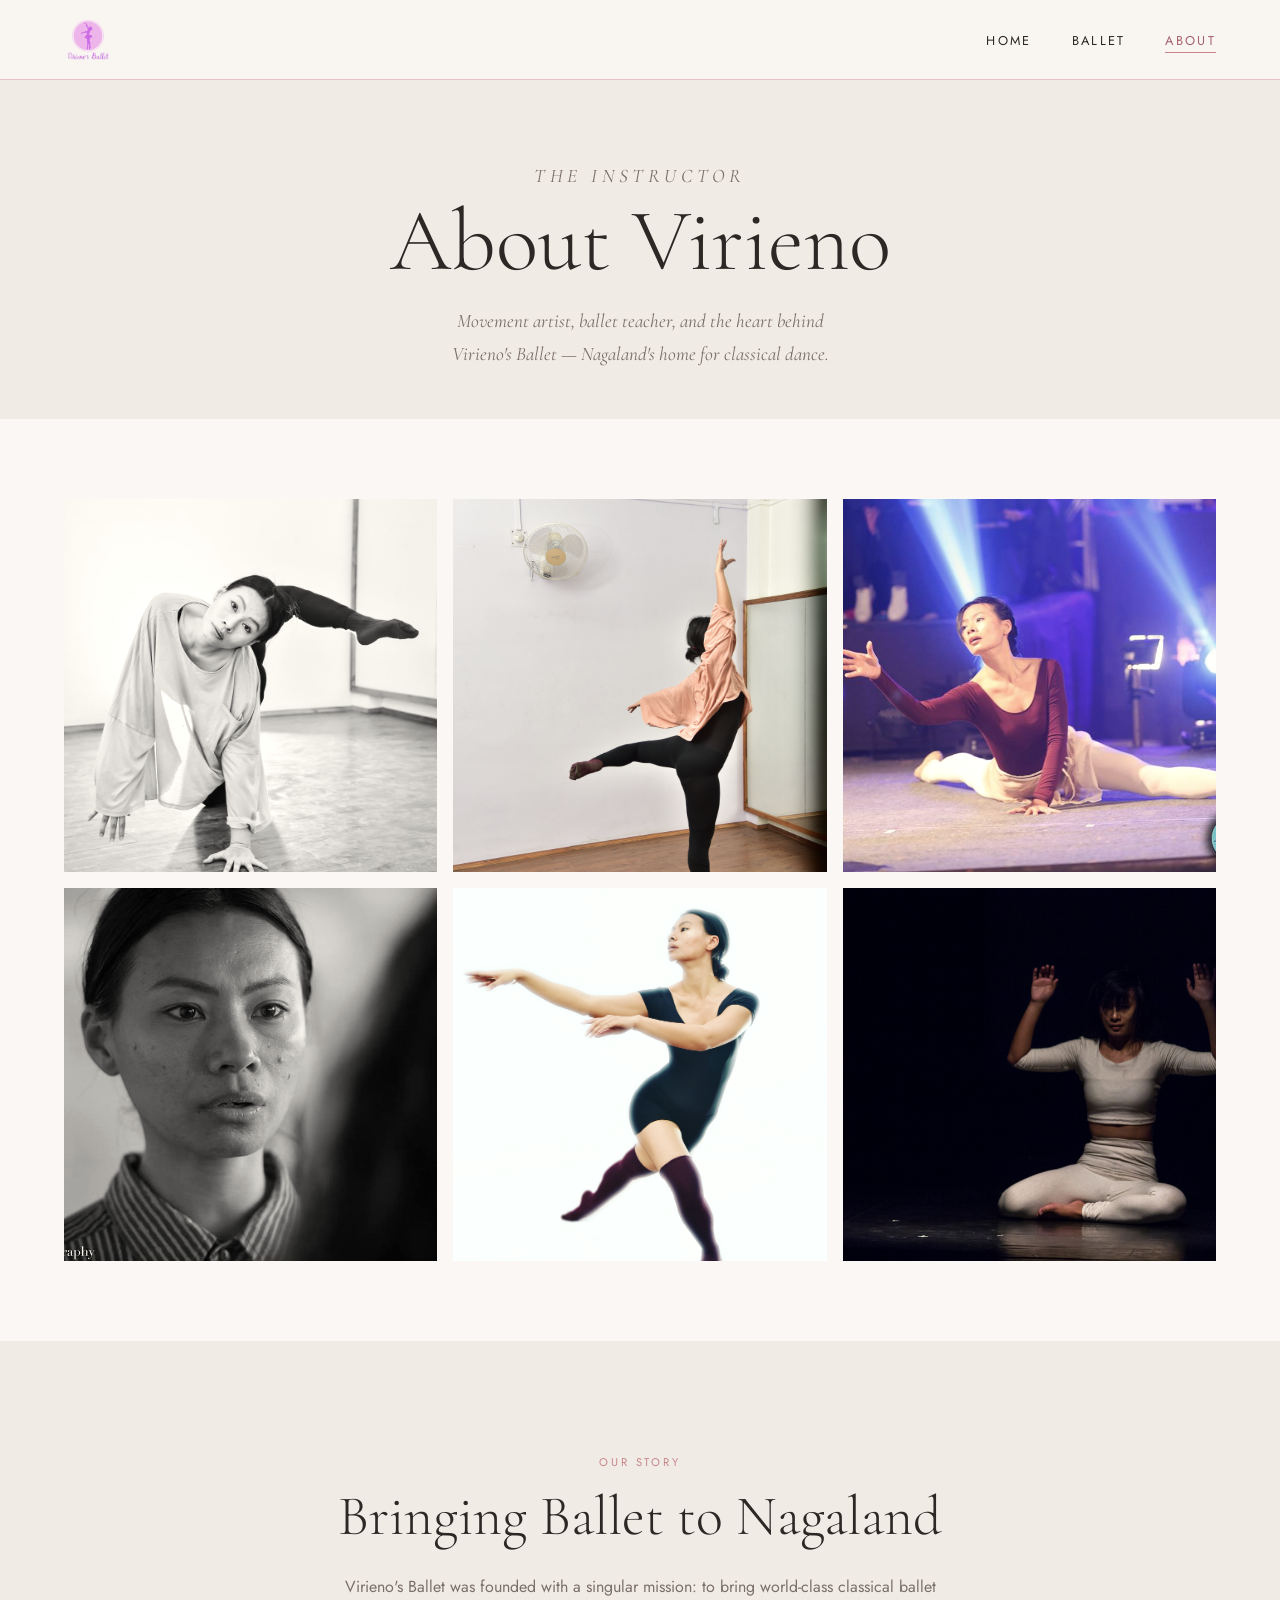
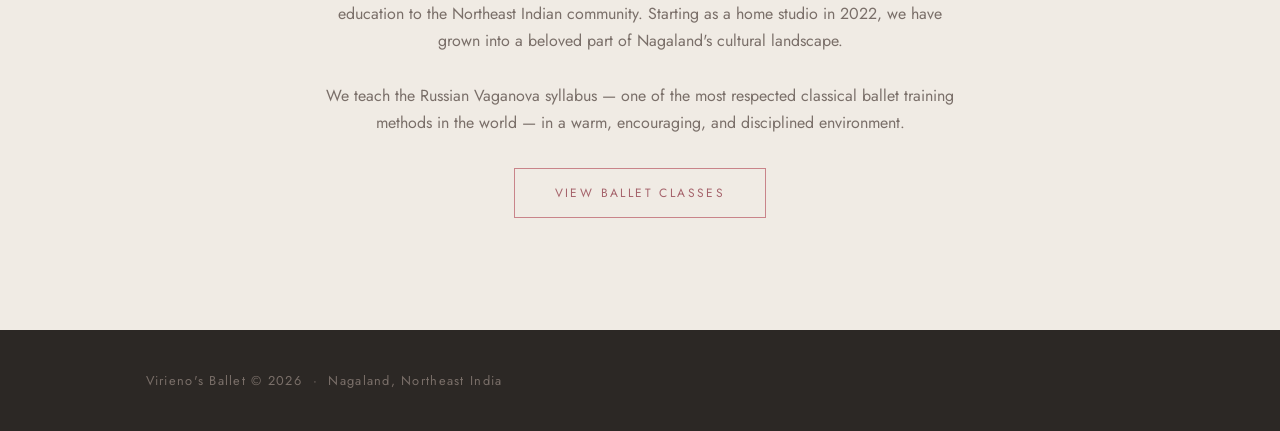
<file: about.html>
<!DOCTYPE html>
<html lang="en">
<head>
  <!-- Google tag (gtag.js) -->
<script async src="https://www.googletagmanager.com/gtag/js?id=G-KVN4FB89ZE"></script>
<script>
  window.dataLayer = window.dataLayer || [];
  function gtag(){dataLayer.push(arguments);}
  gtag('js', new Date());

  gtag('config', 'G-KVN4FB89ZE');
</script>

  <meta charset="UTF-8" />
  <meta name="viewport" content="width=device-width, initial-scale=1.0" />
  <title>About — Virieno's Ballet</title>
  <meta name="description" content="Meet Virieno — movement artist and ballet teacher based in Nagaland, Northeast India." />
  <link rel="preconnect" href="https://fonts.googleapis.com" />
  <link rel="preconnect" href="https://fonts.gstatic.com" crossorigin />
  <link rel="stylesheet" href="css/style.css" />
  <style>
    /* About-specific hero using first photo */
    .about-hero {
      padding-top: calc(var(--nav-h) + 5rem);
      padding-bottom: 3rem;
      padding-left: 5vw;
      padding-right: 5vw;
      text-align: center;
      background: var(--parchment);
    }

    .about-hero h1 {
      font-family: var(--font-display);
      font-size: clamp(2.8rem, 7vw, 5.5rem);
      font-weight: 300;
      line-height: 1.1;
      margin-bottom: 1rem;
    }

    .about-hero p {
      font-style: italic;
      font-family: var(--font-display);
      font-size: 1.2rem;
      max-width: 50ch;
      margin: 0 auto;
      color: var(--mid);
    }

    .mosaic-section {
      padding: 5rem 5vw;
    }
  </style>
</head>
<body>

  <!-- ─── NAV ──────────────────────────── -->
  <nav class="site-nav" role="navigation" aria-label="Main navigation">
    <a class="nav-logo" href="index.html" aria-label="Virieno's Ballet home">
      <img
        src="images/virieno-logo-transparent.png"
        alt="Virieno's Ballet logo"
        width="152" height="48"
        loading="eager"
      />
    </a>
    <ul class="nav-links" role="list">
      <li><a href="index.html">Home</a></li>
      <li><a href="ballet.html">Ballet</a></li>
      <li><a href="about.html">About</a></li>
    </ul>
    <button class="nav-toggle" aria-label="Toggle menu" aria-expanded="false">
      <span></span><span></span><span></span>
    </button>
  </nav>

  <main>

    <!-- ─── ABOUT HERO ────────────────────── -->
    <section class="about-hero" aria-labelledby="about-heading">
      <div class="fade-up">
        <p class="eyebrow">The Instructor</p>
        <h1 id="about-heading">About Virieno</h1>
        <p>Movement artist, ballet teacher, and the heart behind Virieno's Ballet — Nagaland's home for classical dance.</p>
      </div>
    </section>

    <!-- ─── PHOTO MOSAIC ──────────────────── -->
    <section class="mosaic-section" aria-label="Photo gallery">
      <div class="photo-mosaic">
        <img
          src="images/Virieno profile - IMG_gaze into camera - b&w.jpg"
          alt="Virieno performing — photo 1"
          width="398" height="398"
          loading="lazy"
          class="fade-up"
        />
        <img
          src="images/Virieno profile -MNP_1230 - ballet extension.JPG"
          alt="Virieno performing — photo 2"
          width="398" height="398"
          loading="lazy"
          class="fade-up"
        />
        <img
          src="images/Virieno profile - MMA - stage performance.jpg"
          alt="Virieno performing — photo 3"
          width="398" height="398"
          loading="lazy"
          class="fade-up"
        />
        <img
          src="images/Virieno profile - pic_b&w - intense gaze.jpg"
          alt="Virieno performing — photo 4"
          width="398" height="398"
          loading="lazy"
          class="fade-up"
        />
        <img
          src="images/Virieno_pic_Hero_ballet hands.jpg"
          alt="Virieno performing — photo 5"
          width="398" height="398"
          loading="lazy"
          class="fade-up"
        />
        <img
          src="images/Virieno profile - stage- hands up .jpg"
          alt="Virieno performing — photo 6"
          width="398" height="398"
          loading="lazy"
          class="fade-up"
        />
      </div>
    </section>

    <!-- ─── BIO ───────────────────────────── -->
    <section class="section section--parchment text-center" aria-labelledby="bio-heading">
      <div class="fade-up" style="max-width: 680px; margin: 0 auto;">
        <p class="eyebrow">Our Story</p>
        <h2 id="bio-heading">Bringing Ballet to Nagaland</h2>
        <p>Virieno's Ballet was founded with a singular mission: to bring world-class classical ballet education to the Northeast Indian community. Starting as a home studio in 2022, we have grown into a beloved part of Nagaland's cultural landscape.</p>
        <br />
        <p>We teach the Russian Vaganova syllabus — one of the most respected classical ballet training methods in the world — in a warm, encouraging, and disciplined environment.</p>
        <a href="ballet.html" class="btn" style="margin-top: 2rem;">View Ballet Classes</a>
      </div>
    </section>

  </main>

  <!-- ─── FOOTER ────────────────────────── -->
  <footer class="site-footer">
    <p>Virieno's Ballet &copy; <span id="year"></span> &nbsp;·&nbsp; Nagaland, Northeast India</p>
  </footer>

  <script src="js/main.js"></script>
  <script>document.getElementById('year').textContent = new Date().getFullYear();</script>
</body>
</html>
</file>
<file: css/style.css>
/* ========================================
   VIRIENO'S BALLET — GLOBAL STYLESHEET
   Style: Refined luxury editorial
   Palette: Dusty rose, cream, deep charcoal
   ======================================== */

@import url('https://fonts.googleapis.com/css2?family=Cormorant+Garamond:ital,wght@0,300;0,400;0,600;1,300;1,400&family=Jost:wght@300;400;500&display=swap');

:root {
  --rose:       #c9848a;
  --rose-light: #e8c4c8;
  --rose-deep:  #a5626a;
  --cream:      #faf7f4;
  --parchment:  #f0ebe4;
  --charcoal:   #2c2825;
  --mid:        #7a6f69;
  --white:      #ffffff;

  --font-display: 'Cormorant Garamond', Georgia, serif;
  --font-body:    'Jost', sans-serif;

  --nav-h: 80px;
  --radius: 2px;
  --transition: 0.35s cubic-bezier(0.25, 0.46, 0.45, 0.94);
}

*, *::before, *::after { box-sizing: border-box; margin: 0; padding: 0; }

html { scroll-behavior: smooth; }

body {
  font-family: var(--font-body);
  background: var(--cream);
  color: var(--charcoal);
  font-size: 16px;
  line-height: 1.7;
  overflow-x: hidden;
}

img {
  display: block;
  max-width: 100%;
  height: auto;
}

a { color: inherit; text-decoration: none; }

/* ─── NAV ─────────────────────────────── */
.site-nav {
  position: fixed;
  top: 0; left: 0; right: 0;
  height: var(--nav-h);
  background: rgba(250, 247, 244, 0.92);
  backdrop-filter: blur(12px);
  -webkit-backdrop-filter: blur(12px);
  border-bottom: 1px solid var(--rose-light);
  display: flex;
  align-items: center;
  justify-content: space-between;
  padding: 0 5vw;
  z-index: 1000;
  transition: box-shadow var(--transition);
}

.site-nav.scrolled { box-shadow: 0 2px 30px rgba(44,40,37,0.08); }

.nav-logo img {
  height: 48px;
  width: auto;
  object-fit: contain;
}

.nav-links {
  display: flex;
  gap: 2.5rem;
  list-style: none;
}

.nav-links a {
  font-family: var(--font-body);
  font-weight: 400;
  font-size: 0.8rem;
  letter-spacing: 0.18em;
  text-transform: uppercase;
  color: var(--charcoal);
  position: relative;
  padding-bottom: 3px;
  transition: color var(--transition);
}

.nav-links a::after {
  content: '';
  position: absolute;
  bottom: 0; left: 0;
  width: 0; height: 1px;
  background: var(--rose);
  transition: width var(--transition);
}

.nav-links a:hover { color: var(--rose-deep); }
.nav-links a:hover::after,
.nav-links a.active::after { width: 100%; }
.nav-links a.active { color: var(--rose-deep); }

/* Hamburger */
.nav-toggle {
  display: none;
  flex-direction: column;
  gap: 5px;
  cursor: pointer;
  background: none;
  border: none;
  padding: 4px;
}

.nav-toggle span {
  display: block;
  width: 24px; height: 1.5px;
  background: var(--charcoal);
  transition: var(--transition);
}

/* ─── MAIN CONTENT OFFSET ─────────────── */
.page-content { padding-top: var(--nav-h); }

/* ─── HERO ────────────────────────────── */
.hero {
  position: relative;
  height: 90vh;
  min-height: 560px;
  overflow: hidden;
  display: flex;
  align-items: flex-end;
}

.hero-img {
  position: absolute;
  inset: 0;
  width: 100%;
  height: 100%;
  object-fit: cover;
  object-position: center 20%;
  filter: brightness(0.75);
  transform: scale(1.04);
  animation: heroZoom 10s ease-out forwards;
}

@keyframes heroZoom {
  to { transform: scale(1); }
}

.hero-overlay {
  position: absolute;
  inset: 0;
  background: linear-gradient(to top, rgba(44,40,37,0.6) 0%, transparent 55%);
}

.hero-text {
  position: relative;
  z-index: 2;
  padding: 0 5vw 6vh;
  color: var(--white);
  animation: fadeUp 1.2s ease both 0.4s;
}

.hero-text .eyebrow {
  font-family: var(--font-body);
  font-size: 0.75rem;
  letter-spacing: 0.25em;
  text-transform: uppercase;
  color: var(--rose-light);
  margin-bottom: 0.75rem;
}

.hero-text h1 {
  font-family: var(--font-display);
  font-size: clamp(3rem, 8vw, 6rem);
  font-weight: 300;
  line-height: 1.05;
  margin-bottom: 0.5rem;
}

.hero-text .subtitle {
  font-family: var(--font-display);
  font-style: italic;
  font-size: clamp(1rem, 2.5vw, 1.5rem);
  color: var(--rose-light);
}

/* ─── SECTION BASE ────────────────────── */
.section {
  padding: 7rem 5vw;
}

.section--parchment { background: var(--parchment); }
.section--rose      { background: var(--rose-light); }
.section--dark      { background: var(--charcoal); color: var(--cream); }

.eyebrow {
  font-family: var(--font-body);
  font-size: 0.7rem;
  letter-spacing: 0.25em;
  text-transform: uppercase;
  color: var(--rose);
  margin-bottom: 0.75rem;
}

h2, .h2 {
  font-family: var(--font-display);
  font-size: clamp(2rem, 5vw, 3.5rem);
  font-weight: 300;
  line-height: 1.15;
  margin-bottom: 1.5rem;
}

h3 {
  font-family: var(--font-display);
  font-size: clamp(1.4rem, 3vw, 2rem);
  font-weight: 400;
  margin-bottom: 1rem;
}

p { color: var(--mid); max-width: 65ch; }
.section--dark p { color: var(--rose-light); }

/* ─── TWO-COL LAYOUT ──────────────────── */
.two-col {
  display: grid;
  grid-template-columns: 1fr 1fr;
  gap: 5rem;
  align-items: center;
  max-width: 1200px;
  margin: 0 auto;
}

.two-col.reverse { direction: rtl; }
.two-col.reverse > * { direction: ltr; }

/* ─── IMAGE FRAME ─────────────────────── */
.img-frame {
  position: relative;
  overflow: hidden;
}

.img-frame::before {
  content: '';
  position: absolute;
  inset: -12px -12px auto auto;
  width: 60px; height: 60px;
  border-top: 2px solid var(--rose);
  border-right: 2px solid var(--rose);
  z-index: 1;
  pointer-events: none;
}

.img-frame::after {
  content: '';
  position: absolute;
  inset: auto auto -12px -12px;
  width: 60px; height: 60px;
  border-bottom: 2px solid var(--rose);
  border-left: 2px solid var(--rose);
  z-index: 1;
  pointer-events: none;
}

.img-frame img {
  width: 100%;
  aspect-ratio: 4/5;
  object-fit: cover;
  display: block;
  transition: transform 0.6s ease;
}

.img-frame:hover img { transform: scale(1.03); }

/* ─── CTA BUTTON ──────────────────────── */
.btn {
  display: inline-block;
  padding: 0.85rem 2.5rem;
  border: 1px solid var(--rose);
  color: var(--rose-deep);
  font-family: var(--font-body);
  font-size: 0.75rem;
  letter-spacing: 0.2em;
  text-transform: uppercase;
  transition: var(--transition);
  margin-top: 1.5rem;
  background: transparent;
  cursor: pointer;
}

.btn:hover {
  background: var(--rose);
  color: var(--white);
}

.btn--filled {
  background: var(--rose);
  color: var(--white);
}

.btn--filled:hover {
  background: var(--rose-deep);
  border-color: var(--rose-deep);
}

/* ─── IMAGE GRID ──────────────────────── */
.img-grid {
  display: grid;
  grid-template-columns: repeat(auto-fill, minmax(260px, 1fr));
  gap: 1.5rem;
  max-width: 1200px;
  margin: 3rem auto 0;
}

.img-grid img {
  width: 100%;
  aspect-ratio: 1;
  object-fit: cover;
  transition: transform 0.4s ease, filter 0.4s ease;
  filter: saturate(0.85);
}

.img-grid img:hover {
  transform: scale(1.02);
  filter: saturate(1.1);
}

/* ─── PHOTO GALLERY (about) ───────────── */
.photo-mosaic {
  display: grid;
  grid-template-columns: repeat(3, 1fr);
  gap: 1rem;
  max-width: 1200px;
  margin: 0 auto;
}

.photo-mosaic img {
  width: 100%;
  aspect-ratio: 1;
  object-fit: cover;
  filter: sepia(0.1) saturate(0.9);
  transition: filter 0.4s ease, transform 0.4s ease;
}

.photo-mosaic img:hover {
  filter: sepia(0) saturate(1.1);
  transform: scale(1.02);
}

/* ─── CONTACT FORM ────────────────────── */
.contact-section {
  max-width: 640px;
  margin: 0 auto;
  text-align: center;
}

.form-row {
  display: grid;
  grid-template-columns: 1fr 1fr;
  gap: 1rem;
  margin-bottom: 1rem;
}

.form-field {
  display: flex;
  flex-direction: column;
  text-align: left;
  margin-bottom: 1rem;
}

.form-field label {
  font-size: 0.7rem;
  letter-spacing: 0.15em;
  text-transform: uppercase;
  color: var(--mid);
  margin-bottom: 0.4rem;
}

.form-field input,
.form-field textarea {
  border: 1px solid var(--rose-light);
  background: var(--white);
  padding: 0.75rem 1rem;
  font-family: var(--font-body);
  font-size: 0.95rem;
  color: var(--charcoal);
  outline: none;
  transition: border-color var(--transition);
  border-radius: var(--radius);
  resize: vertical;
}

.form-field input:focus,
.form-field textarea:focus { border-color: var(--rose); }

.form-success {
  display: none;
  padding: 1rem;
  background: var(--rose-light);
  color: var(--rose-deep);
  font-size: 0.9rem;
  margin-top: 1rem;
}

/* ─── FAQ ACCORDION ───────────────────── */
.faq-list { max-width: 760px; margin: 2rem auto 0; }

.faq-item {
  border-bottom: 1px solid var(--rose-light);
}

.faq-question {
  width: 100%;
  background: none;
  border: none;
  text-align: left;
  padding: 1.25rem 0;
  font-family: var(--font-display);
  font-size: 1.1rem;
  color: var(--charcoal);
  cursor: pointer;
  display: flex;
  justify-content: space-between;
  align-items: center;
  gap: 1rem;
  transition: color var(--transition);
}

.faq-question:hover { color: var(--rose-deep); }

.faq-icon {
  width: 20px; height: 20px;
  flex-shrink: 0;
  position: relative;
}

.faq-icon::before,
.faq-icon::after {
  content: '';
  position: absolute;
  background: var(--rose);
  transition: transform var(--transition), opacity var(--transition);
}

.faq-icon::before { top: 50%; left: 0; right: 0; height: 1px; transform: translateY(-50%); }
.faq-icon::after  { left: 50%; top: 0; bottom: 0; width: 1px; transform: translateX(-50%); }

.faq-item.open .faq-icon::after { transform: translateX(-50%) rotate(90deg); opacity: 0; }

.faq-answer {
  max-height: 0;
  overflow: hidden;
  transition: max-height 0.45s ease, padding 0.3s ease;
}

.faq-answer-inner {
  padding-bottom: 1.25rem;
  color: var(--mid);
  font-size: 0.95rem;
  line-height: 1.8;
}

.faq-item.open .faq-answer { max-height: 600px; }

/* ─── VIDEO SECTION ───────────────────── */
.video-wrap {
  position: relative;
  padding-bottom: 45%;
  height: 0;
  overflow: hidden;
  max-width: 800px;
  margin: 2rem auto 0;
  border: 1px solid var(--rose-light);
}

.video-wrap iframe {
  position: absolute;
  top: 0; left: 0;
  width: 100%; height: 100%;
  border: none;
}

/* ─── DIVIDER ─────────────────────────── */
.divider {
  text-align: center;
  padding: 2rem 0;
  color: var(--rose-light);
  font-size: 1.5rem;
  letter-spacing: 0.5rem;
}

/* ─── ATTIRE LIST ─────────────────────── */
.attire-block {
  max-width: 760px;
  margin: 0 auto;
}

.attire-block p { max-width: 100%; margin-bottom: 1rem; }
.attire-block strong { color: var(--charcoal); font-weight: 500; }
.attire-block em { color: var(--mid); }

.attire-block a {
  color: var(--rose-deep);
  border-bottom: 1px solid var(--rose-light);
  transition: border-color var(--transition);
}

.attire-block a:hover { border-color: var(--rose-deep); }

/* ─── FOOTER ──────────────────────────── */
.site-footer {
  background: var(--charcoal);
  color: var(--rose-light);
  text-align: center;
  padding: 2.5rem 5vw;
  font-size: 0.8rem;
  letter-spacing: 0.1em;
}

/* ─── FADE-UP ANIMATION ───────────────── */
@keyframes fadeUp {
  from { opacity: 0; transform: translateY(28px); }
  to   { opacity: 1; transform: translateY(0); }
}

.fade-up {
  opacity: 0;
  transform: translateY(28px);
  transition: opacity 0.7s ease, transform 0.7s ease;
}

.fade-up.visible {
  opacity: 1;
  transform: translateY(0);
}

/* ─── SECTION TITLE CENTER ────────────── */
.text-center { text-align: center; }
.text-center p { margin-left: auto; margin-right: auto; }

/* ─── RESPONSIVE ──────────────────────── */
@media (max-width: 900px) {
  .two-col { grid-template-columns: 1fr; gap: 3rem; }
  .two-col.reverse { direction: ltr; }
  .photo-mosaic { grid-template-columns: repeat(2, 1fr); }
}

@media (max-width: 640px) {
  :root { --nav-h: 64px; }
  .section { padding: 4rem 5vw; }
  .nav-links { display: none; flex-direction: column; position: fixed; top: var(--nav-h); left: 0; right: 0; background: var(--cream); padding: 2rem 5vw; gap: 1.5rem; border-bottom: 1px solid var(--rose-light); }
  .nav-links.open { display: flex; }
  .nav-toggle { display: flex; }
  .form-row { grid-template-columns: 1fr; }
  .photo-mosaic { grid-template-columns: 1fr; }
  .hero-text h1 { font-size: 2.6rem; }
}
</file>
